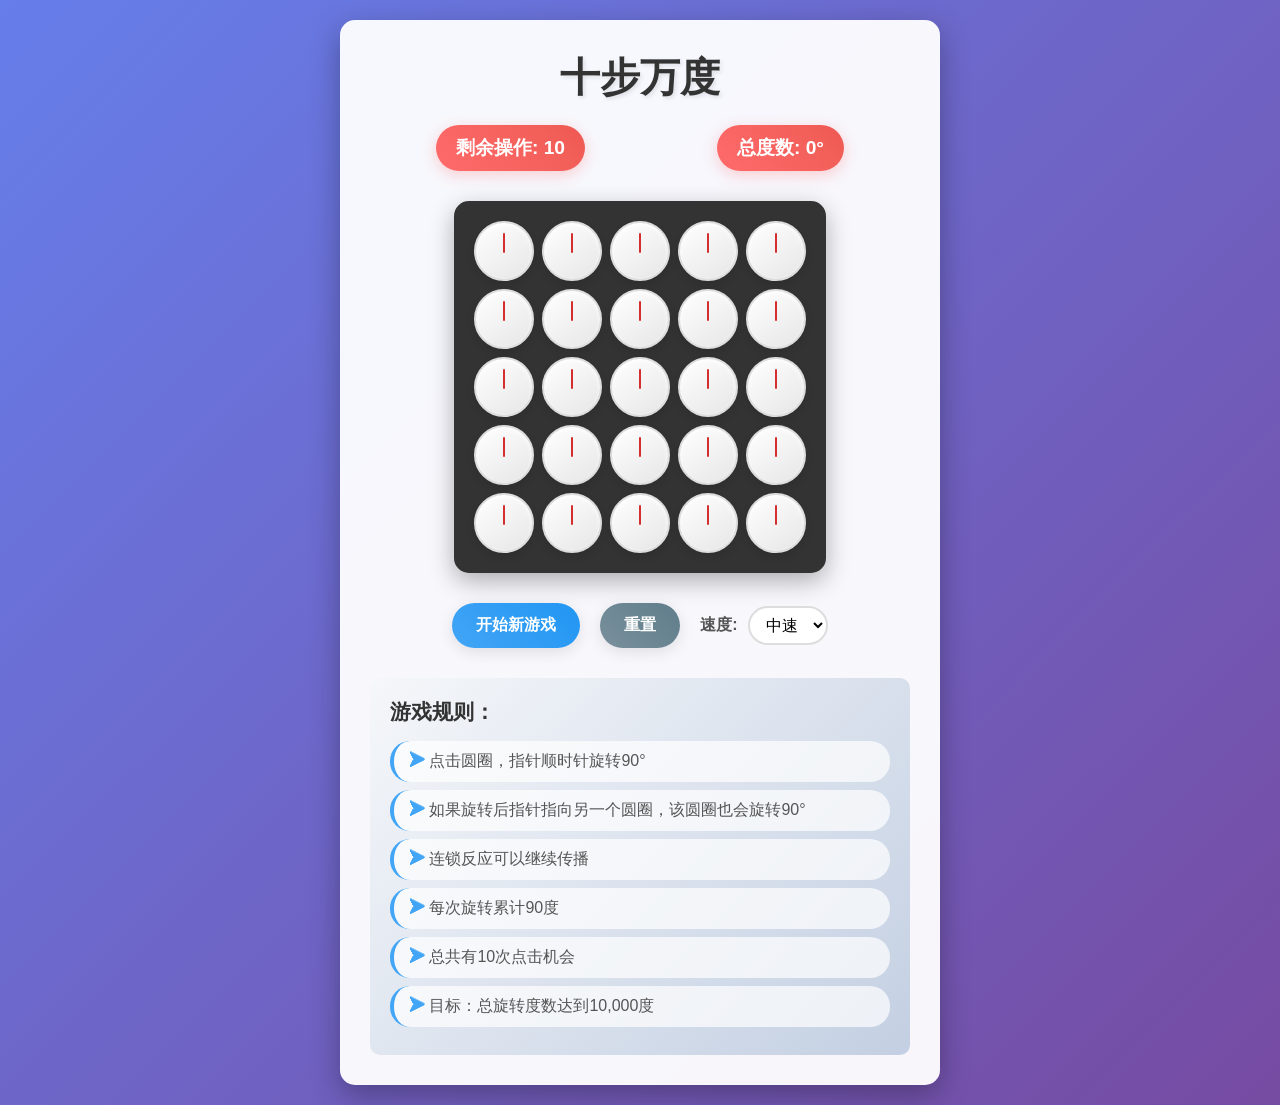
<file: index.html>
<!DOCTYPE html>
<html lang="zh-CN">
<head>
    <meta charset="UTF-8">
    <meta name="viewport" content="width=device-width, initial-scale=1.0">
    <title>十步万度</title>
    <link rel="stylesheet" href="style.css">
</head>
<body>
    <div class="game-container">
        <header>
            <h1>十步万度</h1>
            <div class="game-info">
                <div class="operations-left">
                    剩余操作: <span id="operationsLeft">10</span>
                </div>
                <div class="score">
                    总度数: <span id="score">0°</span>
                </div>
            </div>
        </header>

        <main>
            <div class="game-board">
                <div class="grid-container" id="gridContainer">
                    <!-- 5x5网格将由JavaScript动态生成 -->
                </div>
            </div>

            <div class="controls">
                <button id="newGameBtn" class="btn btn-primary">开始新游戏</button>
                <button id="resetBtn" class="btn btn-secondary">重置</button>
                <div class="speed-selector">
                    <label for="speed">速度:</label>
                    <select id="speed">
                        <option value="slow">慢速</option>
                        <option value="medium" selected>中速</option>
                        <option value="fast">快速</option>
                    </select>
                </div>
            </div>

            <div class="rules">
                <h3>游戏规则：</h3>
                <ul>
                    <li>点击圆圈，指针顺时针旋转90°</li>
                    <li>如果旋转后指针指向另一个圆圈，该圆圈也会旋转90°</li>
                    <li>连锁反应可以继续传播</li>
                    <li>每次旋转累计90度</li>
                    <li>总共有10次点击机会</li>
                    <li>目标：总旋转度数达到10,000度</li>
                </ul>
            </div>
        </main>

        <div id="gameMessage" class="message hidden"></div>
    </div>

    <script src="script.js"></script>
</body>
</html>
</file>
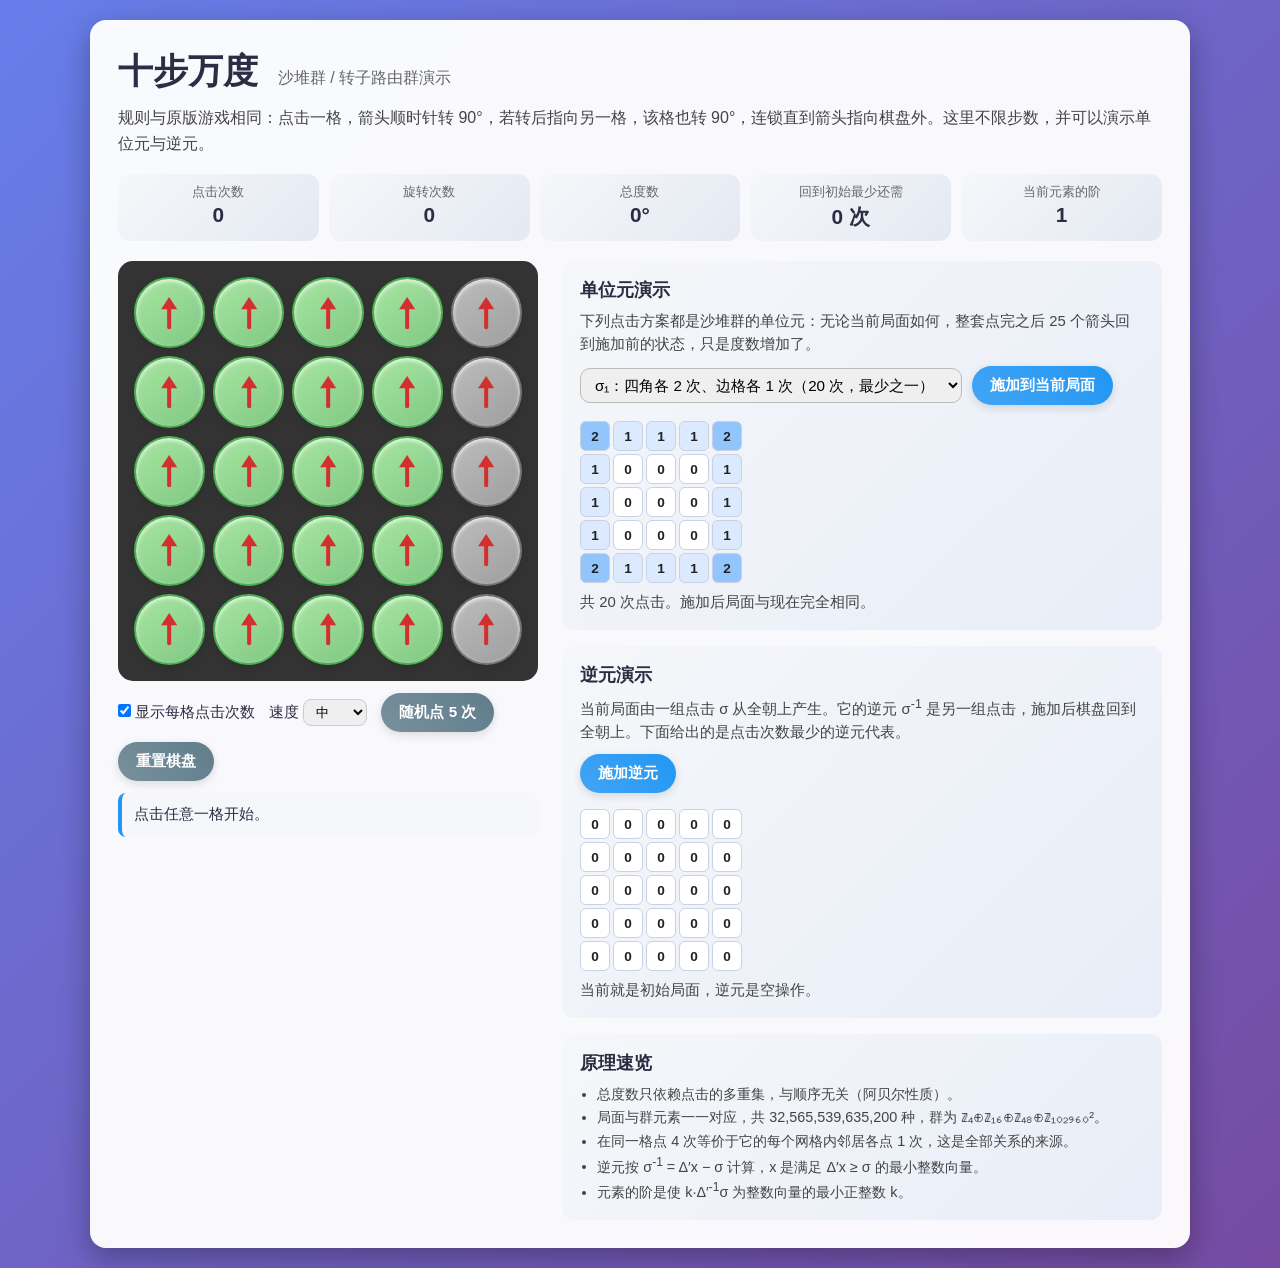
<file: demo/index.html>
<!DOCTYPE html>
<html lang="zh-CN">
<head>
  <meta charset="UTF-8">
  <meta name="viewport" content="width=device-width, initial-scale=1.0">
  <title>十步万度 · 群论演示</title>
  <link rel="stylesheet" href="style.css">
</head>
<body>
  <div class="page">
    <header>
      <h1>十步万度 <span class="sub">沙堆群 / 转子路由群演示</span></h1>
      <p class="lead">规则与原版游戏相同：点击一格，箭头顺时针转 90°，若转后指向另一格，该格也转 90°，连锁直到箭头指向棋盘外。这里不限步数，并可以演示单位元与逆元。</p>
    </header>

    <section class="stats">
      <div class="stat"><div class="label">点击次数</div><div class="value" id="stClicks">0</div></div>
      <div class="stat"><div class="label">旋转次数</div><div class="value" id="stRot">0</div></div>
      <div class="stat"><div class="label">总度数</div><div class="value" id="stDeg">0°</div></div>
      <div class="stat"><div class="label">回到初始最少还需</div><div class="value" id="stInv">0 次</div></div>
      <div class="stat"><div class="label">当前元素的阶</div><div class="value" id="stOrd">1</div></div>
    </section>

    <main class="layout">
      <div class="board-col">
        <div class="board" id="board"></div>
        <div class="board-tools">
          <label class="chk"><input type="checkbox" id="showCounts" checked> 显示每格点击次数</label>
          <label class="speed">速度
            <select id="speed">
              <option value="400">慢</option>
              <option value="160" selected>中</option>
              <option value="50">快</option>
              <option value="0">瞬间</option>
            </select>
          </label>
          <button class="btn secondary" id="btnRandom">随机点 5 次</button>
          <button class="btn secondary" id="btnReset">重置棋盘</button>
        </div>
        <div class="status" id="status">点击任意一格开始。</div>
      </div>

      <div class="panels">
        <section class="panel">
          <h2>单位元演示</h2>
          <p>下列点击方案都是沙堆群的单位元：无论当前局面如何，整套点完之后 25 个箭头回到施加前的状态，只是度数增加了。</p>
          <div class="row">
            <select id="idSelect"></select>
            <button class="btn primary" id="btnIdentity">施加到当前局面</button>
          </div>
          <div class="mini" id="idPreview"></div>
          <p class="note" id="idNote"></p>
        </section>

        <section class="panel">
          <h2>逆元演示</h2>
          <p>当前局面由一组点击 σ 从全朝上产生。它的逆元 σ<sup>-1</sup> 是另一组点击，施加后棋盘回到全朝上。下面给出的是点击次数最少的逆元代表。</p>
          <div class="row">
            <button class="btn primary" id="btnInverse">施加逆元</button>
          </div>
          <div class="mini" id="invPreview"></div>
          <p class="note" id="invNote"></p>
        </section>

        <section class="panel small">
          <h2>原理速览</h2>
          <ul>
            <li>总度数只依赖点击的多重集，与顺序无关（阿贝尔性质）。</li>
            <li>局面与群元素一一对应，共 32,565,539,635,200 种，群为 ℤ₄⊕ℤ₁₆⊕ℤ₄₈⊕ℤ₁₀₂₉₆₀²。</li>
            <li>在同一格点 4 次等价于它的每个网格内邻居各点 1 次，这是全部关系的来源。</li>
            <li>逆元按 σ<sup>-1</sup> = Δ′x − σ 计算，x 是满足 Δ′x ≥ σ 的最小整数向量。</li>
            <li>元素的阶是使 k·Δ′<sup>-1</sup>σ 为整数向量的最小正整数 k。</li>
          </ul>
        </section>
      </div>
    </main>

    <div id="toast" class="toast hidden"></div>
  </div>
  <script src="group.js"></script>
  <script src="app.js"></script>
</body>
</html>
</file>
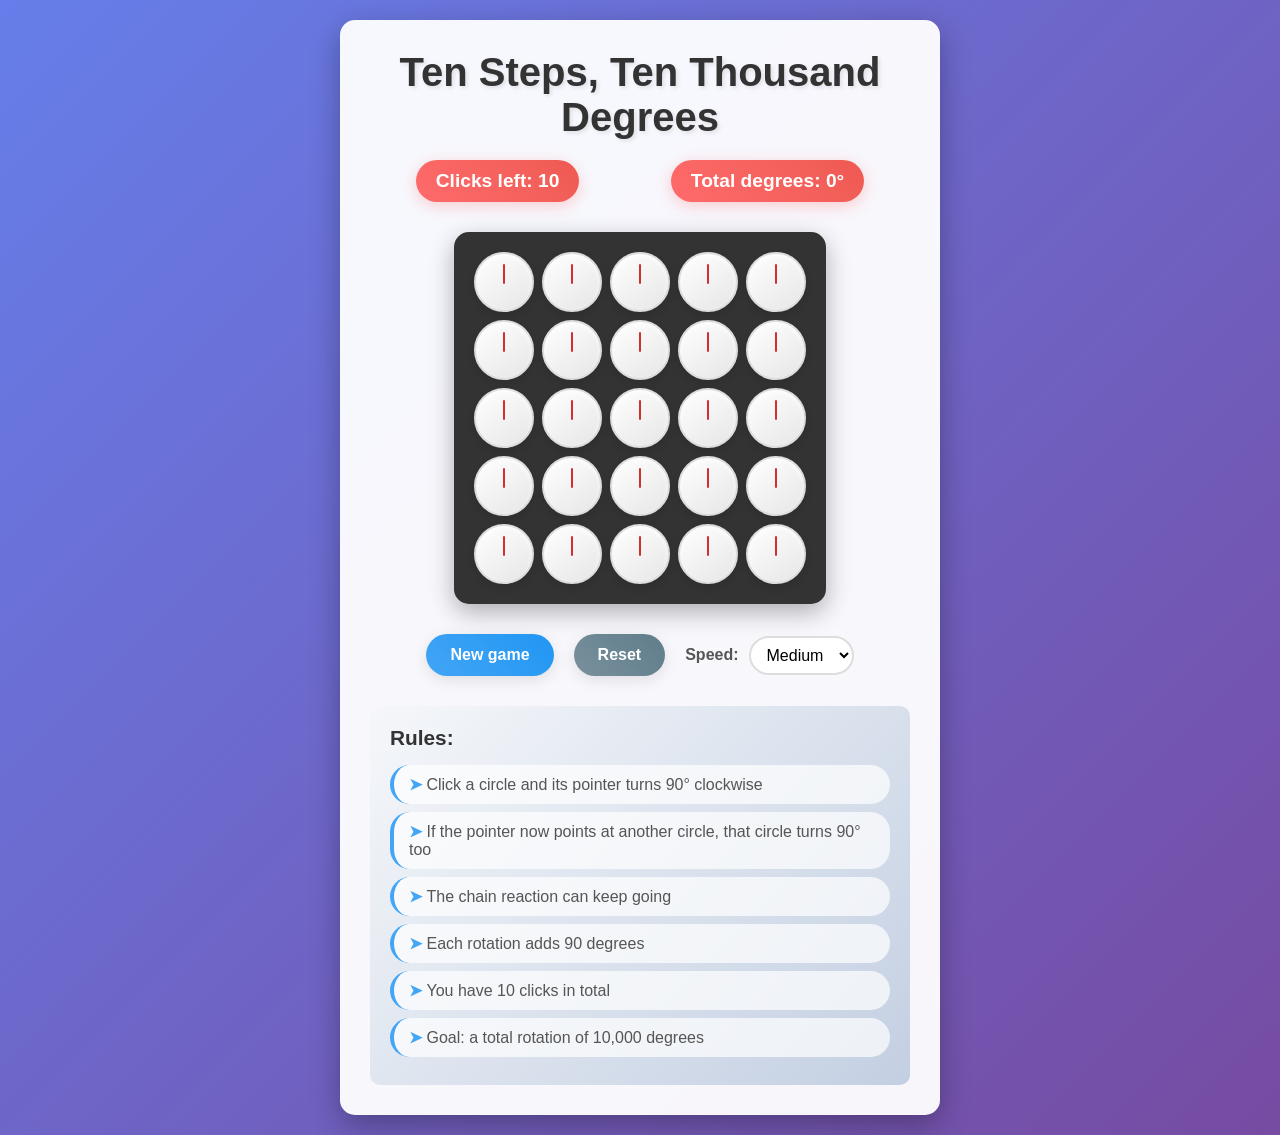
<file: index_en.html>
<!DOCTYPE html>
<html lang="en">
<head>
    <meta charset="UTF-8">
    <meta name="viewport" content="width=device-width, initial-scale=1.0">
    <title>Ten Steps, Ten Thousand Degrees</title>
    <link rel="stylesheet" href="style.css">
</head>
<body>
    <div class="game-container">
        <header>
            <h1>Ten Steps, Ten Thousand Degrees</h1>
            <div class="game-info">
                <div class="operations-left">
                    Clicks left: <span id="operationsLeft">10</span>
                </div>
                <div class="score">
                    Total degrees: <span id="score">0°</span>
                </div>
            </div>
        </header>

        <main>
            <div class="game-board">
                <div class="grid-container" id="gridContainer">
                    <!-- the 5x5 grid is built by JavaScript -->
                </div>
            </div>

            <div class="controls">
                <button id="newGameBtn" class="btn btn-primary">New game</button>
                <button id="resetBtn" class="btn btn-secondary">Reset</button>
                <div class="speed-selector">
                    <label for="speed">Speed:</label>
                    <select id="speed">
                        <option value="slow">Slow</option>
                        <option value="medium" selected>Medium</option>
                        <option value="fast">Fast</option>
                    </select>
                </div>
            </div>

            <div class="rules">
                <h3>Rules:</h3>
                <ul>
                    <li>Click a circle and its pointer turns 90° clockwise</li>
                    <li>If the pointer now points at another circle, that circle turns 90° too</li>
                    <li>The chain reaction can keep going</li>
                    <li>Each rotation adds 90 degrees</li>
                    <li>You have 10 clicks in total</li>
                    <li>Goal: a total rotation of 10,000 degrees</li>
                </ul>
            </div>
        </main>

        <div id="gameMessage" class="message hidden"></div>
    </div>

    <script src="script.js"></script>
</body>
</html>
</file>
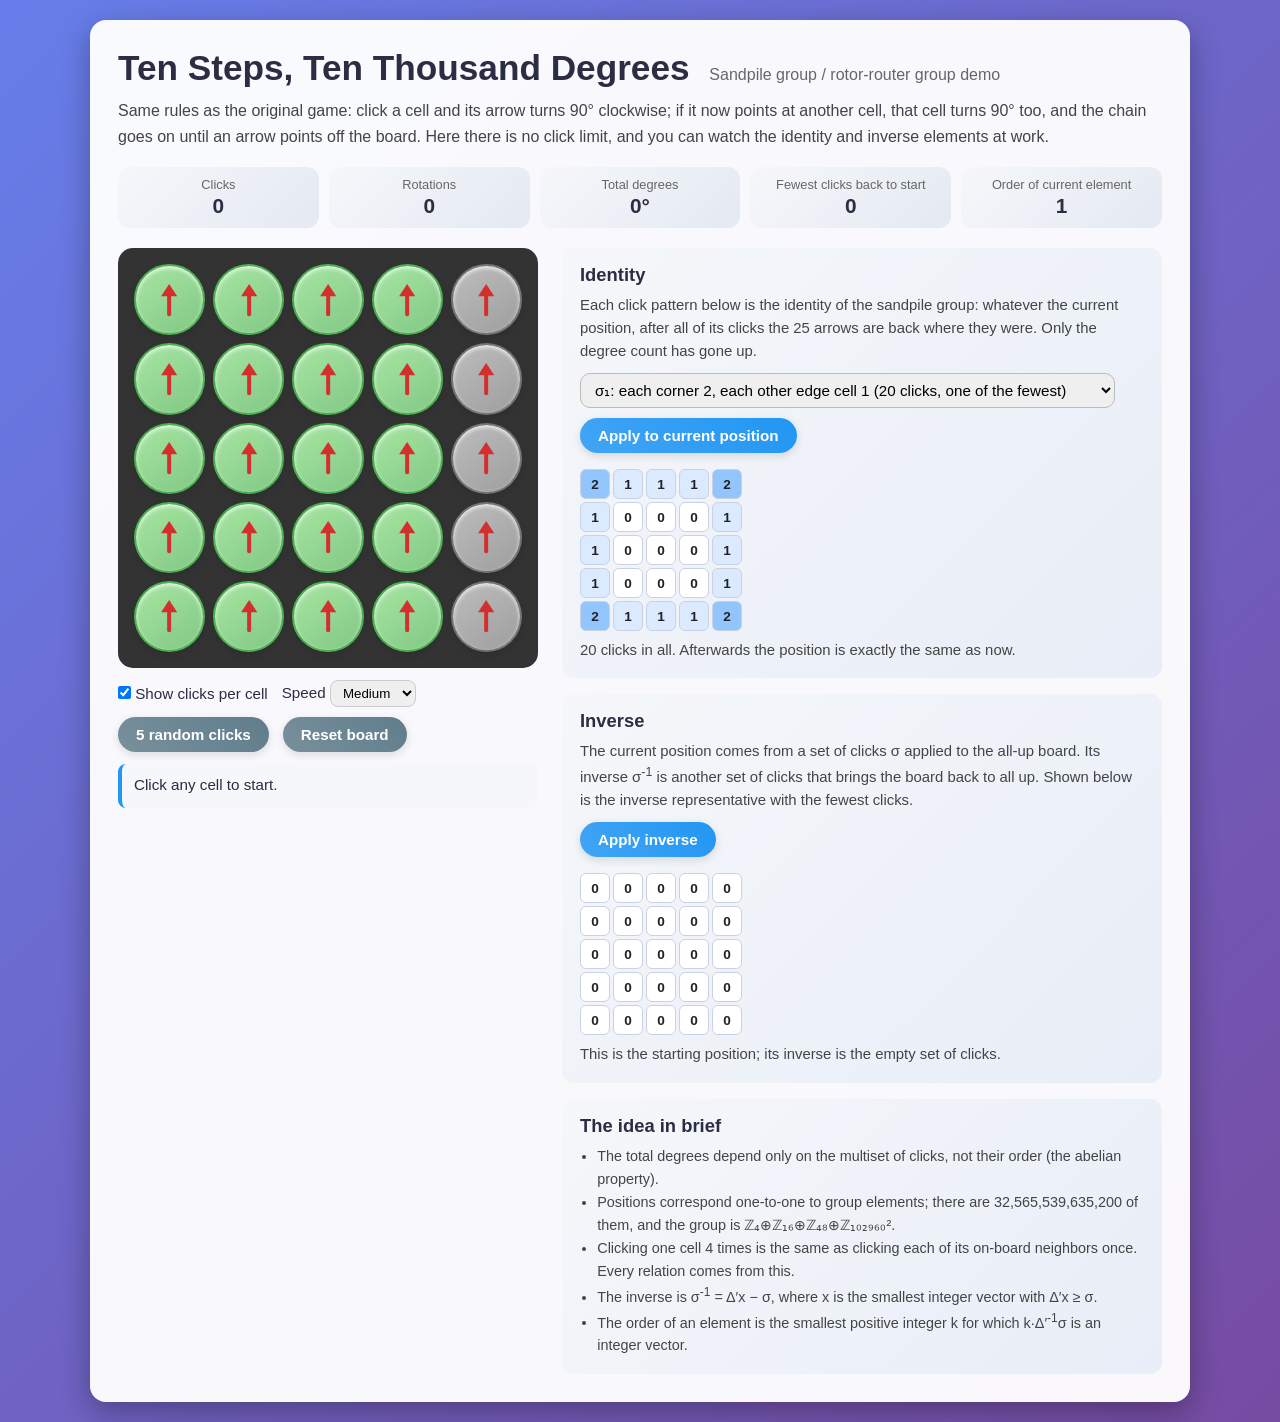
<file: demo/index_en.html>
<!DOCTYPE html>
<html lang="en">
<head>
  <meta charset="UTF-8">
  <meta name="viewport" content="width=device-width, initial-scale=1.0">
  <title>Ten Steps, Ten Thousand Degrees · Group Theory Demo</title>
  <link rel="stylesheet" href="style.css">
</head>
<body>
  <div class="page">
    <header>
      <h1>Ten Steps, Ten Thousand Degrees <span class="sub">Sandpile group / rotor-router group demo</span></h1>
      <p class="lead">Same rules as the original game: click a cell and its arrow turns 90° clockwise; if it now points at another cell, that cell turns 90° too, and the chain goes on until an arrow points off the board. Here there is no click limit, and you can watch the identity and inverse elements at work.</p>
    </header>

    <section class="stats">
      <div class="stat"><div class="label">Clicks</div><div class="value" id="stClicks">0</div></div>
      <div class="stat"><div class="label">Rotations</div><div class="value" id="stRot">0</div></div>
      <div class="stat"><div class="label">Total degrees</div><div class="value" id="stDeg">0°</div></div>
      <div class="stat"><div class="label">Fewest clicks back to start</div><div class="value" id="stInv">0</div></div>
      <div class="stat"><div class="label">Order of current element</div><div class="value" id="stOrd">1</div></div>
    </section>

    <main class="layout">
      <div class="board-col">
        <div class="board" id="board"></div>
        <div class="board-tools">
          <label class="chk"><input type="checkbox" id="showCounts" checked> Show clicks per cell</label>
          <label class="speed">Speed
            <select id="speed">
              <option value="400">Slow</option>
              <option value="160" selected>Medium</option>
              <option value="50">Fast</option>
              <option value="0">Instant</option>
            </select>
          </label>
          <button class="btn secondary" id="btnRandom">5 random clicks</button>
          <button class="btn secondary" id="btnReset">Reset board</button>
        </div>
        <div class="status" id="status">Click any cell to start.</div>
      </div>

      <div class="panels">
        <section class="panel">
          <h2>Identity</h2>
          <p>Each click pattern below is the identity of the sandpile group: whatever the current position, after all of its clicks the 25 arrows are back where they were. Only the degree count has gone up.</p>
          <div class="row">
            <select id="idSelect"></select>
            <button class="btn primary" id="btnIdentity">Apply to current position</button>
          </div>
          <div class="mini" id="idPreview"></div>
          <p class="note" id="idNote"></p>
        </section>

        <section class="panel">
          <h2>Inverse</h2>
          <p>The current position comes from a set of clicks σ applied to the all-up board. Its inverse σ<sup>-1</sup> is another set of clicks that brings the board back to all up. Shown below is the inverse representative with the fewest clicks.</p>
          <div class="row">
            <button class="btn primary" id="btnInverse">Apply inverse</button>
          </div>
          <div class="mini" id="invPreview"></div>
          <p class="note" id="invNote"></p>
        </section>

        <section class="panel small">
          <h2>The idea in brief</h2>
          <ul>
            <li>The total degrees depend only on the multiset of clicks, not their order (the abelian property).</li>
            <li>Positions correspond one-to-one to group elements; there are 32,565,539,635,200 of them, and the group is ℤ₄⊕ℤ₁₆⊕ℤ₄₈⊕ℤ₁₀₂₉₆₀².</li>
            <li>Clicking one cell 4 times is the same as clicking each of its on-board neighbors once. Every relation comes from this.</li>
            <li>The inverse is σ<sup>-1</sup> = Δ′x − σ, where x is the smallest integer vector with Δ′x ≥ σ.</li>
            <li>The order of an element is the smallest positive integer k for which k·Δ′<sup>-1</sup>σ is an integer vector.</li>
          </ul>
        </section>
      </div>
    </main>

    <div id="toast" class="toast hidden"></div>
  </div>
  <script src="group.js"></script>
  <script src="app.js"></script>
</body>
</html>
</file>
<file: style.css>
* {
    margin: 0;
    padding: 0;
    box-sizing: border-box;
}

body {
    font-family: 'Microsoft YaHei', Arial, sans-serif;
    background: linear-gradient(135deg, #667eea 0%, #764ba2 100%);
    min-height: 100vh;
    padding: 20px;
}

.game-container {
    max-width: 600px;
    margin: 0 auto;
    background: rgba(255, 255, 255, 0.95);
    border-radius: 15px;
    box-shadow: 0 10px 30px rgba(0, 0, 0, 0.3);
    padding: 30px;
}

header {
    text-align: center;
    margin-bottom: 30px;
}

h1 {
    color: #333;
    font-size: 2.5rem;
    margin-bottom: 20px;
    text-shadow: 2px 2px 4px rgba(0, 0, 0, 0.1);
}

.game-info {
    display: flex;
    justify-content: space-around;
    font-size: 1.2rem;
    font-weight: bold;
    color: #555;
}

.operations-left, .score {
    background: linear-gradient(45deg, #ff6b6b, #ee5a52);
    color: white;
    padding: 10px 20px;
    border-radius: 25px;
    box-shadow: 0 4px 15px rgba(255, 107, 107, 0.3);
}

.game-board {
    display: flex;
    justify-content: center;
    margin: 30px 0;
}

.grid-container {
    display: grid;
    grid-template-columns: repeat(5, 1fr);
    grid-template-rows: repeat(5, 1fr);
    gap: 8px;
    background: #333;
    border-radius: 15px;
    padding: 20px;
    box-shadow: 0 8px 25px rgba(0, 0, 0, 0.3);
}

.block {
    width: 60px;
    height: 60px;
    border-radius: 50%;
    background: linear-gradient(145deg, #ffffff, #e6e6e6);
    box-shadow: 
        0 4px 8px rgba(0, 0, 0, 0.1),
        inset 0 2px 4px rgba(255, 255, 255, 0.8);
    cursor: pointer;
    transition: all 0.3s ease;
    display: flex;
    align-items: center;
    justify-content: center;
    position: relative;
    border: 2px solid #ddd;
}

.block.can-trigger {
    background: linear-gradient(145deg, #a8e6a3, #81c784);
    border-color: #4caf50;
    box-shadow: 
        0 4px 8px rgba(76, 175, 80, 0.3),
        inset 0 2px 4px rgba(255, 255, 255, 0.8);
}

.block.cannot-trigger {
    background: linear-gradient(145deg, #bdbdbd, #9e9e9e);
    border-color: #757575;
    box-shadow: 
        0 4px 8px rgba(158, 158, 158, 0.3),
        inset 0 2px 4px rgba(255, 255, 255, 0.6);
}

.block:hover {
    transform: scale(1.05);
}

.block:hover:not(.can-trigger):not(.cannot-trigger) {
    box-shadow: 
        0 6px 12px rgba(0, 0, 0, 0.15),
        inset 0 2px 4px rgba(255, 255, 255, 0.9);
}

.block.can-trigger:hover {
    box-shadow: 
        0 6px 12px rgba(76, 175, 80, 0.4),
        inset 0 2px 4px rgba(255, 255, 255, 0.9);
}

.block.cannot-trigger:hover {
    box-shadow: 
        0 6px 12px rgba(158, 158, 158, 0.4),
        inset 0 2px 4px rgba(255, 255, 255, 0.7);
}

.block.active {
    background: linear-gradient(145deg, #ff6b6b, #ff5722);
    border-color: #d32f2f;
    animation: glow 0.6s ease;
}

.block.chain-active {
    background: linear-gradient(145deg, #42a5f5, #1976d2);
    border-color: #0d47a1;
    animation: chainReaction 0.4s ease;
}

.arrow {
    position: absolute;
    width: 2px;
    height: 20px;
    background: #d32f2f;
    border-radius: 1px;
    transform-origin: center center;
}

.arrow.up {
    transform: rotate(0deg);
    top: 10px;
    left: 50%;
    margin-left: -1px;
}

.arrow.right {
    transform: rotate(90deg);
    top: 50%;
    left: 30px;
    margin-top: -10px;
}

.arrow.down {
    transform: rotate(180deg);
    top: 30px;
    left: 50%;
    margin-left: -1px;
}

.arrow.left {
    transform: rotate(270deg);
    top: 50%;
    left: 10px;
    margin-top: -10px;
}

@keyframes glow {
    0%, 100% {
        box-shadow: 
            0 4px 8px rgba(0, 0, 0, 0.1),
            inset 0 2px 4px rgba(255, 255, 255, 0.8);
    }
    50% {
        box-shadow: 
            0 0 20px rgba(255, 107, 107, 0.8),
            inset 0 2px 4px rgba(255, 255, 255, 0.9);
    }
}

@keyframes chainReaction {
    0% {
        transform: scale(1);
    }
    50% {
        transform: scale(1.2);
    }
    100% {
        transform: scale(1);
    }
}

.controls {
    display: flex;
    justify-content: center;
    align-items: center;
    gap: 20px;
    margin: 30px 0;
    flex-wrap: wrap;
}

.btn {
    padding: 12px 24px;
    border: none;
    border-radius: 25px;
    font-size: 1rem;
    font-weight: bold;
    cursor: pointer;
    transition: all 0.3s ease;
    box-shadow: 0 4px 15px rgba(0, 0, 0, 0.1);
}

.btn-primary {
    background: linear-gradient(45deg, #42a5f5, #2196f3);
    color: white;
}

.btn-primary:hover {
    transform: translateY(-2px);
    box-shadow: 0 6px 20px rgba(66, 165, 245, 0.4);
}

.btn-secondary {
    background: linear-gradient(45deg, #78909c, #607d8b);
    color: white;
}

.btn-secondary:hover {
    transform: translateY(-2px);
    box-shadow: 0 6px 20px rgba(120, 144, 156, 0.4);
}

.speed-selector {
    display: flex;
    align-items: center;
    gap: 10px;
    font-weight: bold;
    color: #555;
}

.speed-selector select {
    padding: 8px 12px;
    border: 2px solid #ddd;
    border-radius: 20px;
    font-size: 1rem;
    background: white;
    outline: none;
    cursor: pointer;
}

.rules {
    background: linear-gradient(135deg, #f5f7fa 0%, #c3cfe2 100%);
    border-radius: 10px;
    padding: 20px;
    margin-top: 30px;
}

.rules h3 {
    color: #333;
    margin-bottom: 15px;
    font-size: 1.3rem;
}

.rules ul {
    list-style: none;
    padding: 0;
}

.rules li {
    background: rgba(255, 255, 255, 0.7);
    margin: 8px 0;
    padding: 10px 15px;
    border-radius: 20px;
    border-left: 4px solid #42a5f5;
    color: #555;
}

.rules li::before {
    content: '➤ ';
    color: #42a5f5;
    font-weight: bold;
}

.message {
    position: fixed;
    top: 50%;
    left: 50%;
    transform: translate(-50%, -50%);
    background: rgba(0, 0, 0, 0.9);
    color: white;
    padding: 20px 40px;
    border-radius: 10px;
    font-size: 1.2rem;
    font-weight: bold;
    z-index: 1000;
    animation: messageShow 0.5s ease;
}

.message.hidden {
    display: none;
}

.message.success {
    background: linear-gradient(45deg, #4caf50, #45a049);
}

.message.error {
    background: linear-gradient(45deg, #f44336, #d32f2f);
}

@keyframes messageShow {
    from {
        opacity: 0;
        transform: translate(-50%, -50%) scale(0.8);
    }
    to {
        opacity: 1;
        transform: translate(-50%, -50%) scale(1);
    }
}

@media (max-width: 600px) {
    .game-container {
        padding: 15px;
    }
    
    h1 {
        font-size: 2rem;
    }
    
    .game-info {
        flex-direction: column;
        gap: 10px;
    }
    
    .block {
        width: 50px;
        height: 50px;
    }
    
    .grid-container {
        padding: 15px;
        gap: 6px;
    }
    
    .controls {
        flex-direction: column;
        gap: 15px;
    }
}
</file>
<file: demo/style.css>
* { box-sizing: border-box; margin: 0; padding: 0; }

:root {
  --bg1: #667eea; --bg2: #764ba2;
  --card: rgba(255,255,255,0.96);
  --ink: #2b2d42; --muted: #666;
  --blue: #2196f3; --blue-d: #1976d2;
  --green: #81c784; --green-d: #4caf50;
  --grey: #bdbdbd; --grey-d: #757575;
  --red: #e53935;
}

body {
  font-family: -apple-system, 'PingFang SC', 'Microsoft YaHei', 'Noto Sans SC', Arial, sans-serif;
  background: linear-gradient(135deg, var(--bg1) 0%, var(--bg2) 100%);
  min-height: 100vh; padding: 20px; color: var(--ink);
}

.page { max-width: 1100px; margin: 0 auto; background: var(--card); border-radius: 16px; padding: 28px; box-shadow: 0 10px 30px rgba(0,0,0,.3); }

header h1 { font-size: 2.2rem; }
header h1 .sub { font-size: 1rem; font-weight: normal; color: var(--muted); margin-left: 10px; }
.lead { color: #444; margin: 10px 0 18px; line-height: 1.6; }

.stats { display: grid; grid-template-columns: repeat(5, 1fr); gap: 10px; margin-bottom: 20px; }
.stat { background: linear-gradient(135deg, #f5f7fa, #e4e9f2); border-radius: 12px; padding: 10px 12px; text-align: center; }
.stat .label { font-size: .8rem; color: var(--muted); }
.stat .value { font-size: 1.3rem; font-weight: bold; margin-top: 2px; }

.layout { display: grid; grid-template-columns: 420px 1fr; gap: 24px; align-items: start; }

.board { display: grid; grid-template-columns: repeat(5, 1fr); gap: 8px; background: #333; border-radius: 15px; padding: 16px; width: 100%; aspect-ratio: 1; }
.cell {
  position: relative; border-radius: 50%; cursor: pointer; border: 2px solid #ddd;
  background: linear-gradient(145deg, #fff, #e6e6e6);
  box-shadow: 0 4px 8px rgba(0,0,0,.1), inset 0 2px 4px rgba(255,255,255,.8);
  transition: background .25s, transform .15s;
  display: flex; align-items: center; justify-content: center;
}
.cell.can { background: linear-gradient(145deg, #a8e6a3, var(--green)); border-color: var(--green-d); }
.cell.cannot { background: linear-gradient(145deg, var(--grey), #9e9e9e); border-color: var(--grey-d); }
.cell.fire { background: linear-gradient(145deg, #ff8a80, #ff5722) !important; border-color: #d32f2f; transform: scale(1.12); }
.cell.chain { background: linear-gradient(145deg, #64b5f6, var(--blue-d)) !important; border-color: #0d47a1; transform: scale(1.12); }
.board.locked .cell { cursor: progress; }
.cell svg { width: 60%; height: 60%; transition: transform .18s ease; }
.cell .cnt { position: absolute; right: 4px; bottom: 2px; font-size: .72rem; font-weight: bold; color: #333; background: rgba(255,255,255,.75); border-radius: 8px; padding: 0 5px; min-width: 16px; text-align: center; }
.cell .cnt.zero { display: none; }
.board.nocounts .cnt { display: none; }

.board-tools { display: flex; flex-wrap: wrap; gap: 10px 14px; align-items: center; margin: 12px 0; font-size: .95rem; }
.board-tools select { padding: 4px 8px; border-radius: 8px; border: 1px solid #ccc; }
.status { background: #f5f7fa; border-left: 4px solid var(--blue); border-radius: 8px; padding: 10px 12px; min-height: 44px; font-size: .95rem; line-height: 1.5; }

.btn { padding: 9px 18px; border: none; border-radius: 22px; font-weight: bold; cursor: pointer; font-size: .95rem; box-shadow: 0 3px 10px rgba(0,0,0,.12); transition: transform .15s; color: #fff; }
.btn:hover { transform: translateY(-1px); }
.btn:disabled { opacity: .5; cursor: not-allowed; transform: none; }
.btn.primary { background: linear-gradient(45deg, #42a5f5, var(--blue)); }
.btn.secondary { background: linear-gradient(45deg, #78909c, #607d8b); }

.panels { display: flex; flex-direction: column; gap: 16px; }
.panel { background: linear-gradient(135deg, #f5f7fa 0%, #e8edf7 100%); border-radius: 12px; padding: 16px 18px; }
.panel h2 { font-size: 1.15rem; margin-bottom: 8px; }
.panel p { color: #444; line-height: 1.55; font-size: .93rem; }
.panel .row { display: flex; gap: 10px; align-items: center; flex-wrap: wrap; margin: 10px 0; }
.panel select { padding: 7px 10px; border-radius: 10px; border: 1px solid #bbb; font-size: .95rem; max-width: 100%; }
.panel.small ul { padding-left: 1.2em; color: #444; font-size: .9rem; line-height: 1.6; }
.note { font-size: .88rem; color: #333; min-height: 1.2em; }

.mini { display: inline-grid; grid-template-columns: repeat(5, 30px); gap: 3px; margin: 6px 0 8px; }
.mini div { width: 30px; height: 30px; border-radius: 6px; display: flex; align-items: center; justify-content: center; font-size: .85rem; font-weight: bold; color: #222; border: 1px solid #c9d2e3; background: #fff; }
.mini div.c1 { background: #dbeafe; } .mini div.c2 { background: #93c5fd; } .mini div.c3 { background: #60a5fa; }
.mini div.c4 { background: #3b82f6; color: #fff; } .mini div.c5 { background: #1e40af; color: #fff; }

.toast { position: fixed; left: 50%; top: 24px; transform: translateX(-50%); background: rgba(33,33,33,.92); color: #fff; padding: 12px 22px; border-radius: 10px; font-weight: bold; z-index: 50; box-shadow: 0 6px 20px rgba(0,0,0,.3); }
.toast.ok { background: linear-gradient(45deg, #43a047, #2e7d32); }
.toast.hidden { display: none; }

@media (max-width: 860px) {
  .layout { grid-template-columns: 1fr; }
  .stats { grid-template-columns: repeat(2, 1fr); }
  .page { padding: 16px; }
  header h1 { font-size: 1.7rem; }
}
</file>
